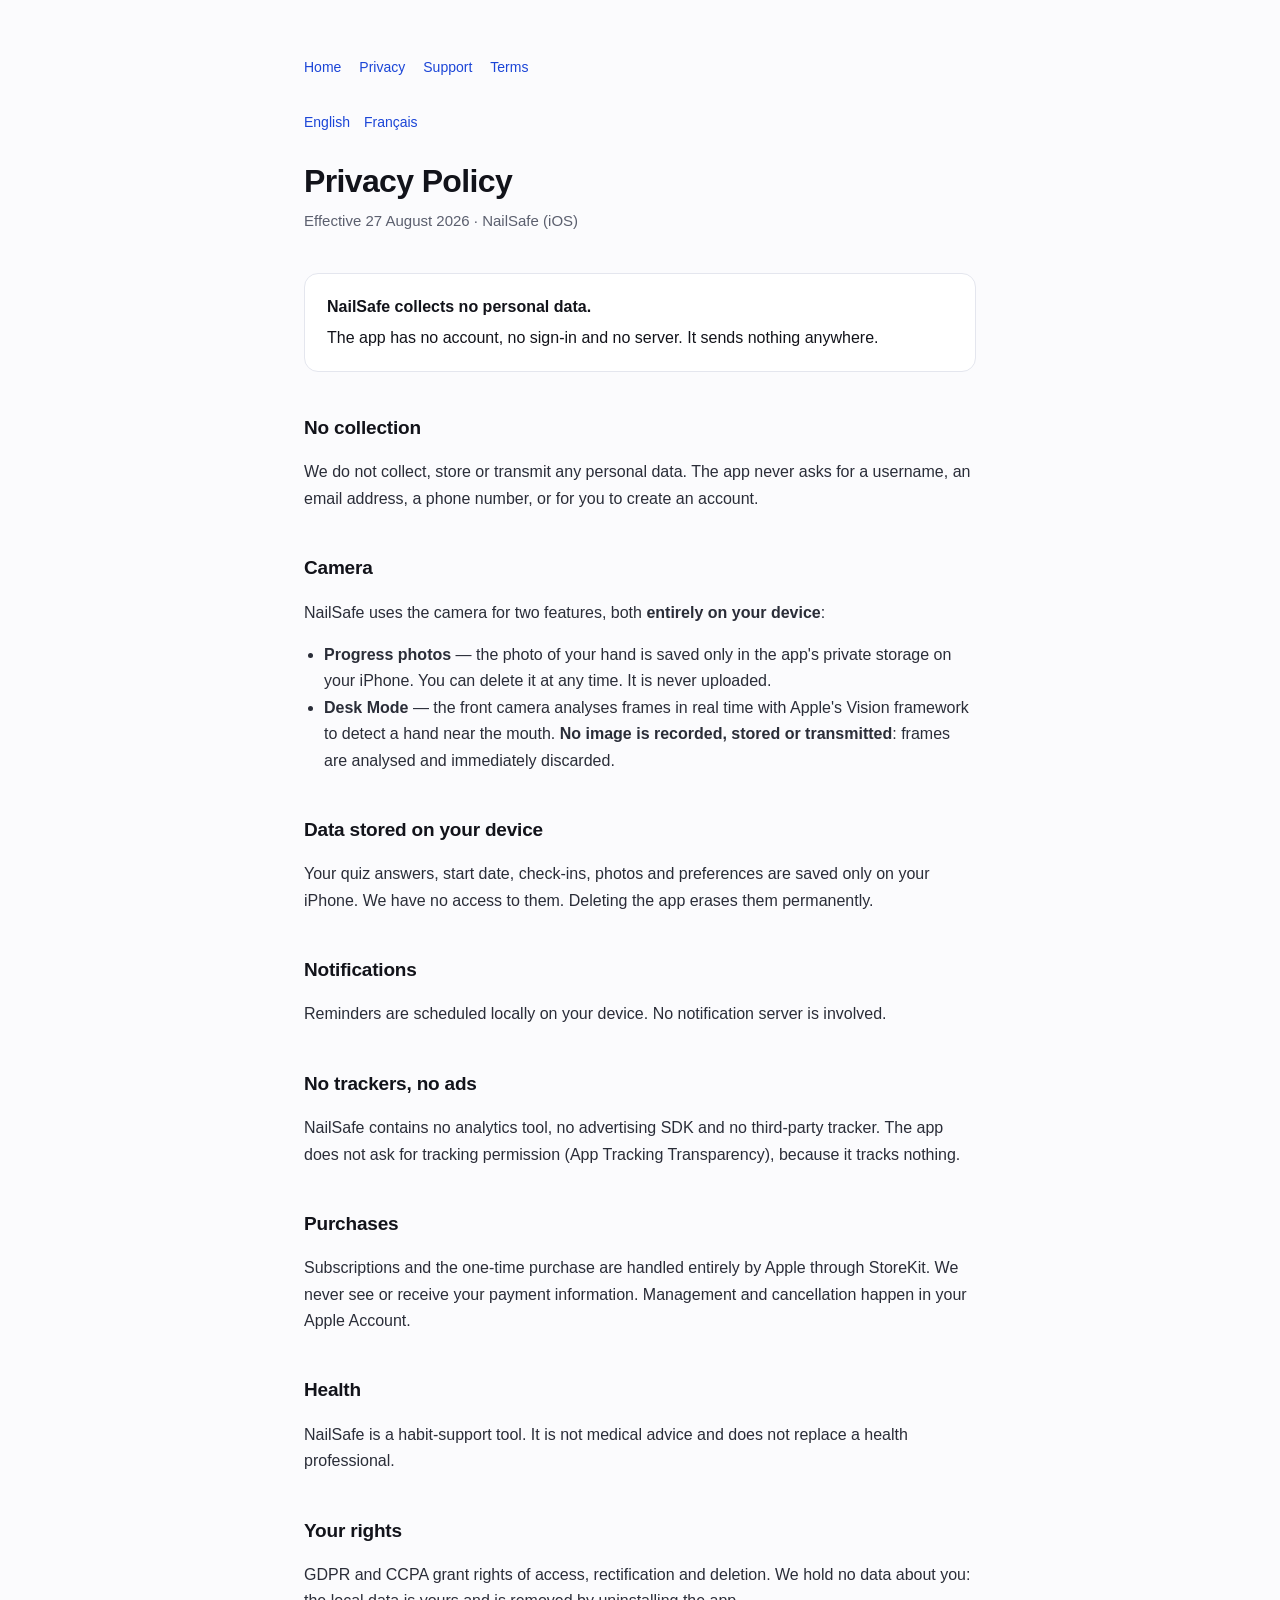
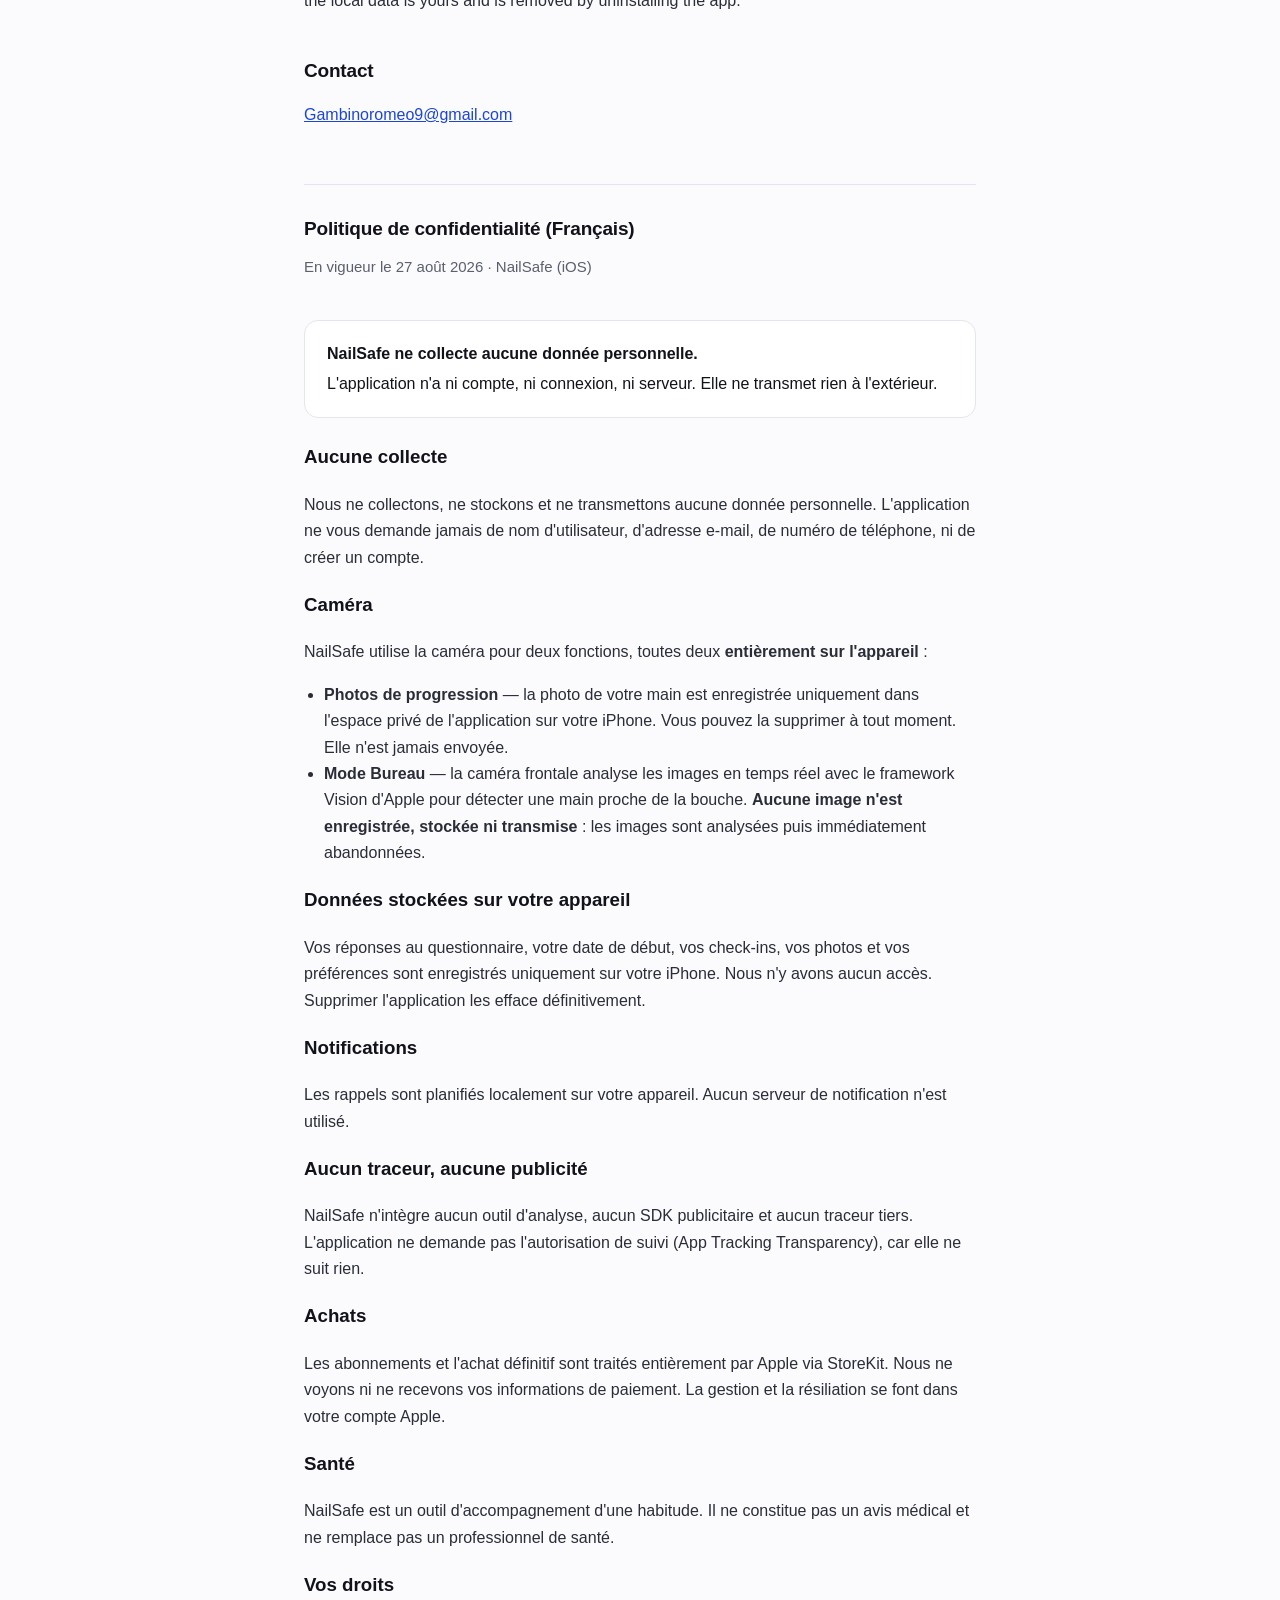
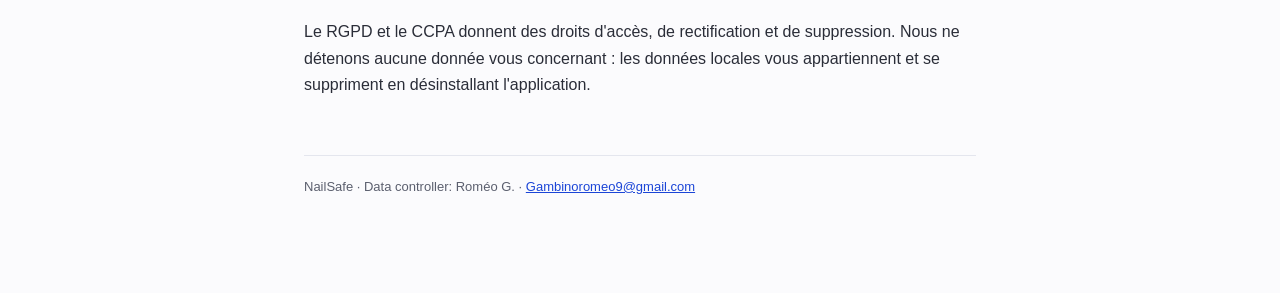
<file: privacy.html>
<!doctype html><html lang="en"><head><meta charset="utf-8">
<meta name="viewport" content="width=device-width,initial-scale=1">
<title>Privacy Policy — NailSafe</title><link rel="stylesheet" href="style.css">
<style>.langbar{margin:0 0 28px;font-size:14px}.langbar a{margin-right:14px;text-decoration:none}
h2.sect{margin-top:56px;padding-top:28px;border-top:1px solid var(--line)}</style>  <link rel="canonical" href="https://romeoapps.app/en/nailsafe/privacy/">
</head><body>
<div class="wrap">
<nav><a href="index.html">Home</a><a href="privacy.html">Privacy</a><a href="support.html">Support</a><a href="terms.html">Terms</a></nav>
<div class="langbar"><a href="#en">English</a><a href="#fr">Français</a></div>
<h1 id="en">Privacy Policy</h1>
<p class="sub">Effective 27 August 2026 · NailSafe (iOS)</p>
<div class="card"><strong>NailSafe collects no personal data.</strong> The app has no account, no sign-in and no server. It sends nothing anywhere.</div>
<h2>No collection</h2>
<p>We do not collect, store or transmit any personal data. The app never asks for a username, an email address, a phone number, or for you to create an account.</p>
<h2>Camera</h2>
<p>NailSafe uses the camera for two features, both <strong>entirely on your device</strong>:</p>
<ul><li><strong>Progress photos</strong> — the photo of your hand is saved only in the app's private storage on your iPhone. You can delete it at any time. It is never uploaded.</li>
<li><strong>Desk Mode</strong> — the front camera analyses frames in real time with Apple's Vision framework to detect a hand near the mouth. <strong>No image is recorded, stored or transmitted</strong>: frames are analysed and immediately discarded.</li></ul>
<h2>Data stored on your device</h2>
<p>Your quiz answers, start date, check-ins, photos and preferences are saved only on your iPhone. We have no access to them. Deleting the app erases them permanently.</p>
<h2>Notifications</h2>
<p>Reminders are scheduled locally on your device. No notification server is involved.</p>
<h2>No trackers, no ads</h2>
<p>NailSafe contains no analytics tool, no advertising SDK and no third-party tracker. The app does not ask for tracking permission (App Tracking Transparency), because it tracks nothing.</p>
<h2>Purchases</h2>
<p>Subscriptions and the one-time purchase are handled entirely by Apple through StoreKit. We never see or receive your payment information. Management and cancellation happen in your Apple Account.</p>
<h2>Health</h2>
<p>NailSafe is a habit-support tool. It is not medical advice and does not replace a health professional.</p>
<h2>Your rights</h2>
<p>GDPR and CCPA grant rights of access, rectification and deletion. We hold no data about you: the local data is yours and is removed by uninstalling the app.</p>
<h2>Contact</h2>
<p><a href="mailto:Gambinoromeo9@gmail.com">Gambinoromeo9@gmail.com</a></p>

<h2 class="sect" id="fr">Politique de confidentialité (Français)</h2>
<p class="sub">En vigueur le 27 août 2026 · NailSafe (iOS)</p>
<div class="card"><strong>NailSafe ne collecte aucune donnée personnelle.</strong> L'application n'a ni compte, ni connexion, ni serveur. Elle ne transmet rien à l'extérieur.</div>
<h3>Aucune collecte</h3>
<p>Nous ne collectons, ne stockons et ne transmettons aucune donnée personnelle. L'application ne vous demande jamais de nom d'utilisateur, d'adresse e-mail, de numéro de téléphone, ni de créer un compte.</p>
<h3>Caméra</h3>
<p>NailSafe utilise la caméra pour deux fonctions, toutes deux <strong>entièrement sur l'appareil</strong> :</p>
<ul><li><strong>Photos de progression</strong> — la photo de votre main est enregistrée uniquement dans l'espace privé de l'application sur votre iPhone. Vous pouvez la supprimer à tout moment. Elle n'est jamais envoyée.</li>
<li><strong>Mode Bureau</strong> — la caméra frontale analyse les images en temps réel avec le framework Vision d'Apple pour détecter une main proche de la bouche. <strong>Aucune image n'est enregistrée, stockée ni transmise</strong> : les images sont analysées puis immédiatement abandonnées.</li></ul>
<h3>Données stockées sur votre appareil</h3>
<p>Vos réponses au questionnaire, votre date de début, vos check-ins, vos photos et vos préférences sont enregistrés uniquement sur votre iPhone. Nous n'y avons aucun accès. Supprimer l'application les efface définitivement.</p>
<h3>Notifications</h3>
<p>Les rappels sont planifiés localement sur votre appareil. Aucun serveur de notification n'est utilisé.</p>
<h3>Aucun traceur, aucune publicité</h3>
<p>NailSafe n'intègre aucun outil d'analyse, aucun SDK publicitaire et aucun traceur tiers. L'application ne demande pas l'autorisation de suivi (App Tracking Transparency), car elle ne suit rien.</p>
<h3>Achats</h3>
<p>Les abonnements et l'achat définitif sont traités entièrement par Apple via StoreKit. Nous ne voyons ni ne recevons vos informations de paiement. La gestion et la résiliation se font dans votre compte Apple.</p>
<h3>Santé</h3>
<p>NailSafe est un outil d'accompagnement d'une habitude. Il ne constitue pas un avis médical et ne remplace pas un professionnel de santé.</p>
<h3>Vos droits</h3>
<p>Le RGPD et le CCPA donnent des droits d'accès, de rectification et de suppression. Nous ne détenons aucune donnée vous concernant : les données locales vous appartiennent et se suppriment en désinstallant l'application.</p>
<footer>NailSafe · Data controller: Roméo G. · <a href="mailto:Gambinoromeo9@gmail.com">Gambinoromeo9@gmail.com</a></footer>
</div></body></html>
</file>
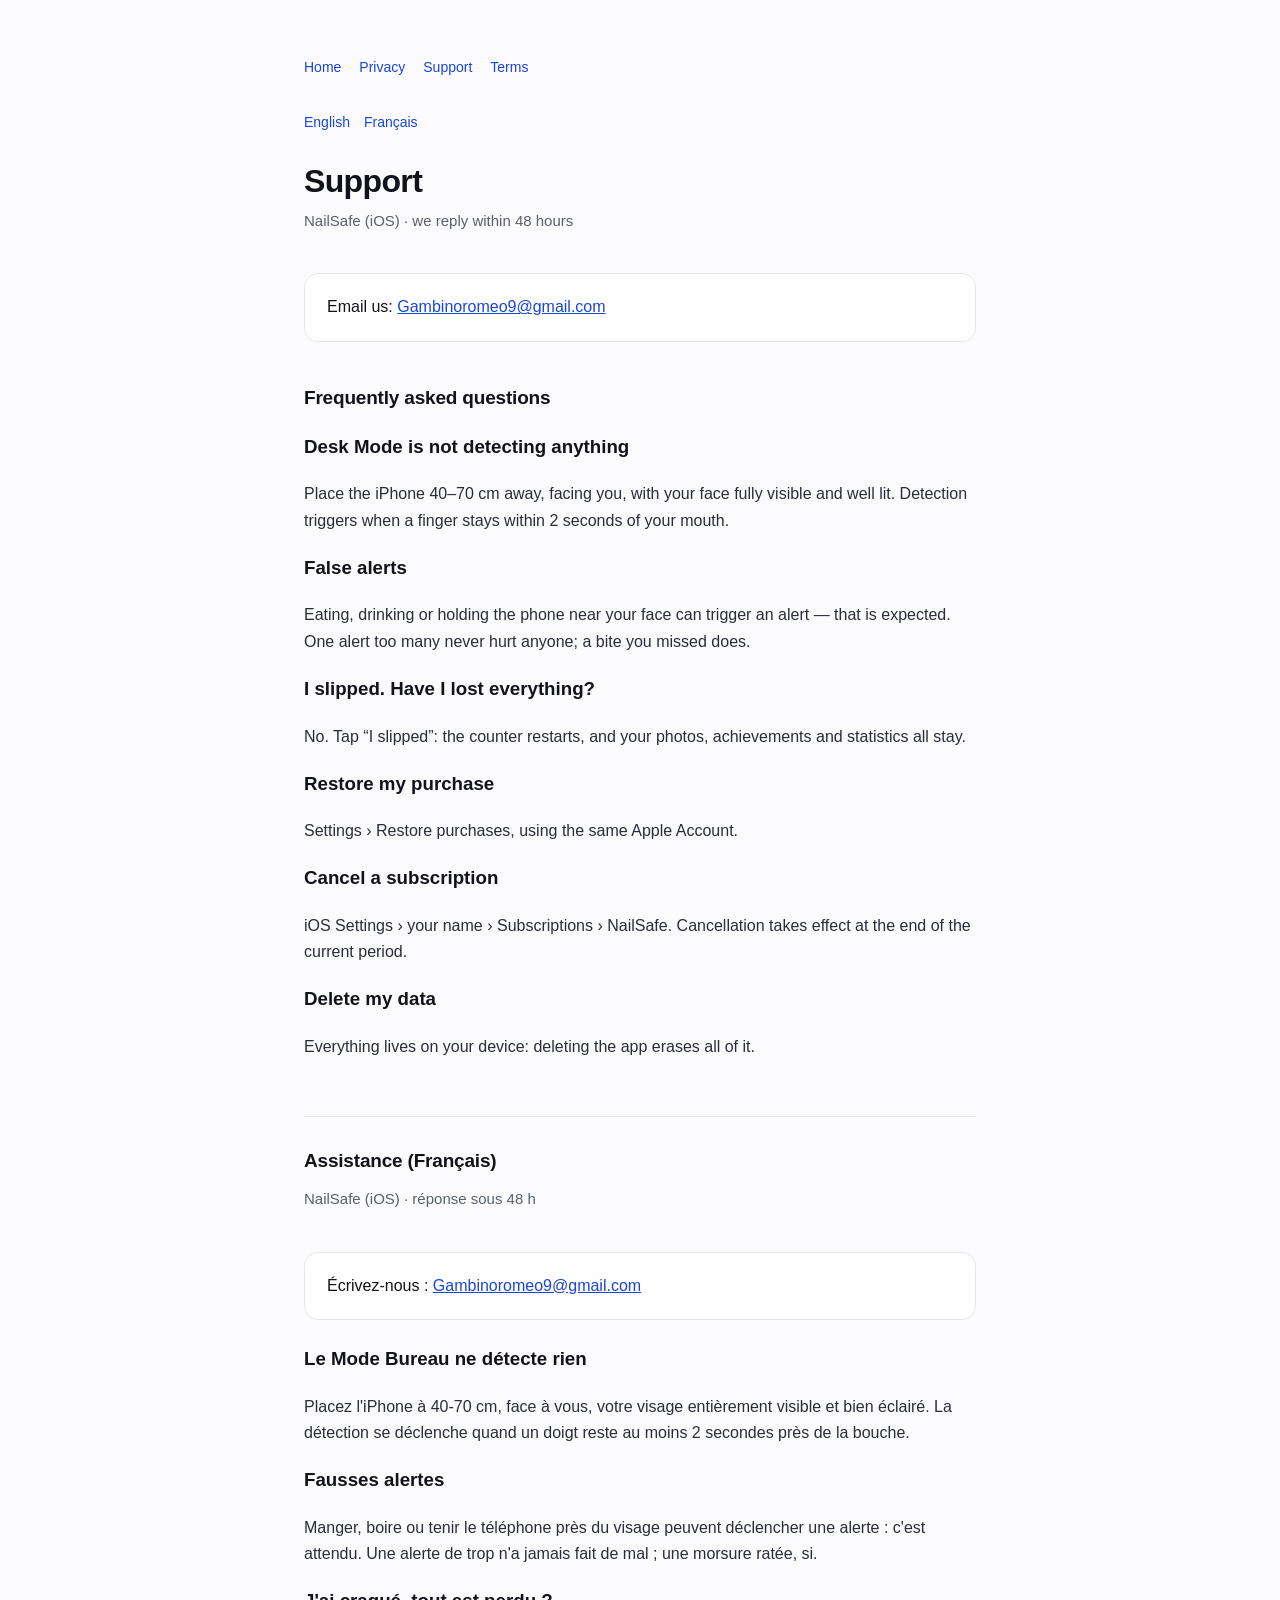
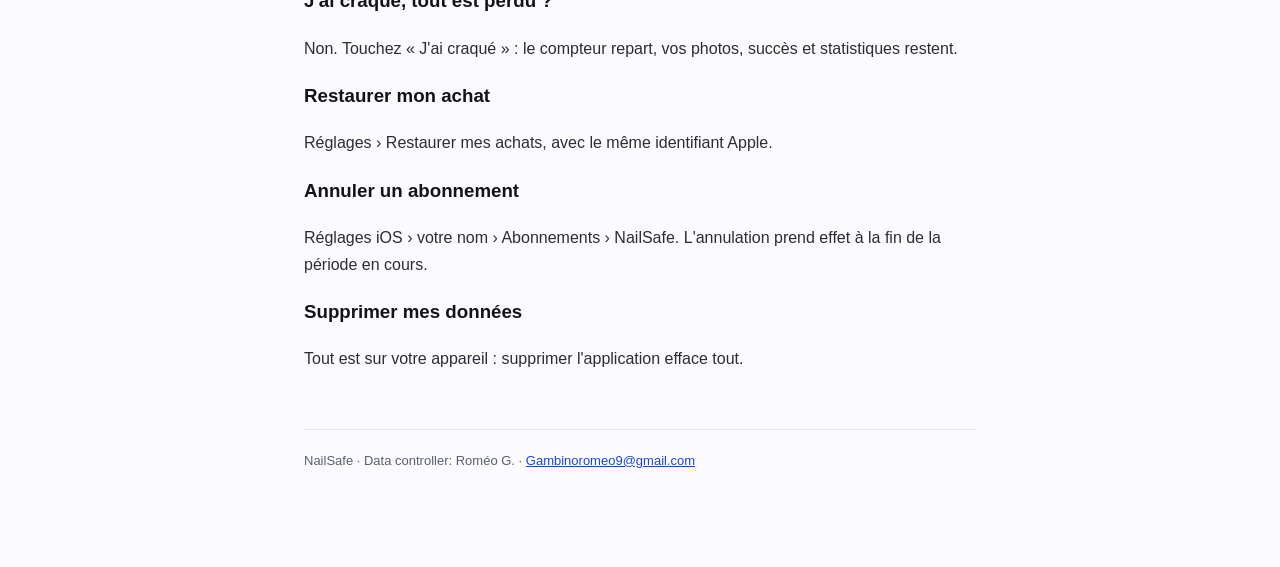
<file: support.html>
<!doctype html><html lang="en"><head><meta charset="utf-8">
<meta name="viewport" content="width=device-width,initial-scale=1">
<title>Support — NailSafe</title><link rel="stylesheet" href="style.css">
<style>.langbar{margin:0 0 28px;font-size:14px}.langbar a{margin-right:14px;text-decoration:none}
h2.sect{margin-top:56px;padding-top:28px;border-top:1px solid var(--line)}</style>  <link rel="canonical" href="https://romeoapps.app/en/nailsafe/support/">
</head><body>
<div class="wrap">
<nav><a href="index.html">Home</a><a href="privacy.html">Privacy</a><a href="support.html">Support</a><a href="terms.html">Terms</a></nav>
<div class="langbar"><a href="#en">English</a><a href="#fr">Français</a></div>
<h1 id="en">Support</h1>
<p class="sub">NailSafe (iOS) · we reply within 48 hours</p>
<div class="card">Email us: <a href="mailto:Gambinoromeo9@gmail.com">Gambinoromeo9@gmail.com</a></div>
<h2>Frequently asked questions</h2>
<h3>Desk Mode is not detecting anything</h3><p>Place the iPhone 40–70 cm away, facing you, with your face fully visible and well lit. Detection triggers when a finger stays within 2 seconds of your mouth.</p>
<h3>False alerts</h3><p>Eating, drinking or holding the phone near your face can trigger an alert — that is expected. One alert too many never hurt anyone; a bite you missed does.</p>
<h3>I slipped. Have I lost everything?</h3><p>No. Tap “I slipped”: the counter restarts, and your photos, achievements and statistics all stay.</p>
<h3>Restore my purchase</h3><p>Settings › Restore purchases, using the same Apple Account.</p>
<h3>Cancel a subscription</h3><p>iOS Settings › your name › Subscriptions › NailSafe. Cancellation takes effect at the end of the current period.</p>
<h3>Delete my data</h3><p>Everything lives on your device: deleting the app erases all of it.</p>

<h2 class="sect" id="fr">Assistance (Français)</h2>
<p class="sub">NailSafe (iOS) · réponse sous 48 h</p>
<div class="card">Écrivez-nous : <a href="mailto:Gambinoromeo9@gmail.com">Gambinoromeo9@gmail.com</a></div>
<h3>Le Mode Bureau ne détecte rien</h3><p>Placez l'iPhone à 40-70 cm, face à vous, votre visage entièrement visible et bien éclairé. La détection se déclenche quand un doigt reste au moins 2 secondes près de la bouche.</p>
<h3>Fausses alertes</h3><p>Manger, boire ou tenir le téléphone près du visage peuvent déclencher une alerte : c'est attendu. Une alerte de trop n'a jamais fait de mal ; une morsure ratée, si.</p>
<h3>J'ai craqué, tout est perdu ?</h3><p>Non. Touchez « J'ai craqué » : le compteur repart, vos photos, succès et statistiques restent.</p>
<h3>Restaurer mon achat</h3><p>Réglages › Restaurer mes achats, avec le même identifiant Apple.</p>
<h3>Annuler un abonnement</h3><p>Réglages iOS › votre nom › Abonnements › NailSafe. L'annulation prend effet à la fin de la période en cours.</p>
<h3>Supprimer mes données</h3><p>Tout est sur votre appareil : supprimer l'application efface tout.</p>
<footer>NailSafe · Data controller: Roméo G. · <a href="mailto:Gambinoromeo9@gmail.com">Gambinoromeo9@gmail.com</a></footer>
</div></body></html>
</file>
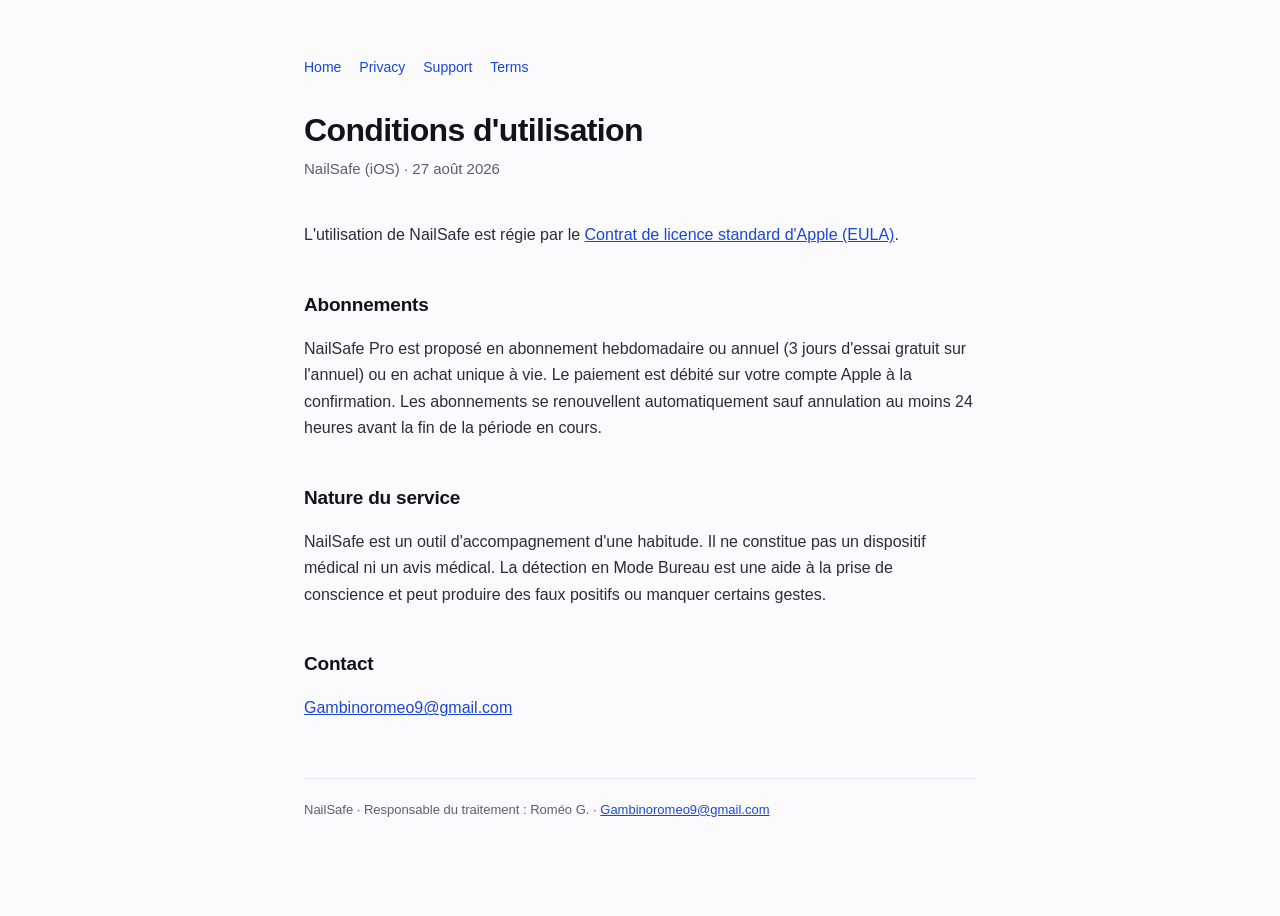
<file: terms.html>
<!doctype html><html lang="en"><head><meta charset="utf-8">
<meta name="viewport" content="width=device-width,initial-scale=1">
<title>Conditions d'utilisation — NailSafe</title><link rel="stylesheet" href="style.css">  <link rel="canonical" href="https://romeoapps.app/fr/nailsafe/terms/">
</head><body>
<div class="wrap">
<nav><a href="index.html">Home</a><a href="privacy.html">Privacy</a><a href="support.html">Support</a><a href="terms.html">Terms</a></nav>
<h1>Conditions d'utilisation</h1>
<p class="sub">NailSafe (iOS) · 27 août 2026</p>
<p>L'utilisation de NailSafe est régie par le <a href="https://www.apple.com/legal/internet-services/itunes/dev/stdeula/">Contrat de licence standard d'Apple (EULA)</a>.</p>
<h2>Abonnements</h2><p>NailSafe Pro est proposé en abonnement hebdomadaire ou annuel (3 jours d'essai gratuit sur l'annuel) ou en achat unique à vie. Le paiement est débité sur votre compte Apple à la confirmation. Les abonnements se renouvellent automatiquement sauf annulation au moins 24 heures avant la fin de la période en cours.</p>
<h2>Nature du service</h2><p>NailSafe est un outil d'accompagnement d'une habitude. Il ne constitue pas un dispositif médical ni un avis médical. La détection en Mode Bureau est une aide à la prise de conscience et peut produire des faux positifs ou manquer certains gestes.</p>
<h2>Contact</h2><p><a href="mailto:Gambinoromeo9@gmail.com">Gambinoromeo9@gmail.com</a></p>
<footer>NailSafe · Responsable du traitement : Roméo G. · <a href="mailto:Gambinoromeo9@gmail.com">Gambinoromeo9@gmail.com</a></footer>
</div></body></html>
</file>
<file: style.css>
:root{--ink:#12131a;--muted:#5b5f6e;--line:#e4e6ee;--accent:#1B45D7;--bg:#fbfbfd}
*{box-sizing:border-box}
body{margin:0;background:var(--bg);color:var(--ink);
  font:16px/1.65 -apple-system,BlinkMacSystemFont,"Segoe UI",Inter,sans-serif}
.wrap{max-width:720px;margin:0 auto;padding:56px 24px 96px}
h1{font-size:32px;line-height:1.2;letter-spacing:-.02em;margin:0 0 8px}
h2{font-size:19px;letter-spacing:-.01em;margin:40px 0 10px}
.sub{color:var(--muted);margin:0 0 40px;font-size:15px}
p,li{color:#2a2d38}
ul{padding-left:20px}
a{color:var(--accent)}
.card{background:#fff;border:1px solid var(--line);border-radius:14px;padding:20px 22px;margin:24px 0}
.card strong{display:block;margin-bottom:4px}
footer{margin-top:56px;padding-top:20px;border-top:1px solid var(--line);
  color:var(--muted);font-size:13px}
nav{margin-bottom:32px;font-size:14px}
nav a{margin-right:18px;text-decoration:none}
nav a:hover{text-decoration:underline}
@media(prefers-color-scheme:dark){
  :root{--ink:#f2f3f7;--muted:#9aa0b4;--line:#2a2d3a;--bg:#0e0f14;--accent:#7f9bff}
  body{background:var(--bg);color:var(--ink)}
  p,li{color:#d3d6e0}
  .card{background:#161822}
}
/* landing */
.hero{display:grid;grid-template-columns:1.1fr 1fr;gap:32px;align-items:center;margin:28px 0}
.hero h1{font-size:clamp(30px,5vw,46px);line-height:1.08;margin:0 0 12px}
.hero .lead{font-size:18px;color:#5a5f6d;margin:0 0 18px}
.badge{display:inline-flex;align-items:center;gap:10px;background:#1B45D7;color:#fff;padding:12px 18px;border-radius:14px;font-weight:700;text-decoration:none}
.badge:hover{background:#163bb8}
.ba{display:grid;grid-template-columns:1fr 1fr;gap:10px}
.ba figure{margin:0;position:relative}
.ba img{width:100%;border-radius:16px;display:block;aspect-ratio:1080/1567;object-fit:cover;object-position:top}
.ba figcaption{position:absolute;top:10px;left:10px;background:#fff;border-radius:999px;padding:4px 10px;font-size:12px;font-weight:800;letter-spacing:.06em}
.grid{display:grid;grid-template-columns:repeat(auto-fit,minmax(220px,1fr));gap:14px}
.feat{background:#fff;border:1px solid #e8e6df;border-radius:16px;padding:16px}
.feat h3{margin:0 0 6px;font-size:16px}
.feat p{margin:0;color:#5a5f6d;font-size:14px}
.faq details{background:#fff;border:1px solid #e8e6df;border-radius:12px;padding:12px 16px;margin:8px 0}
.faq summary{font-weight:700;cursor:pointer}
.lang{float:right;font-size:14px}
.icon{width:72px;height:72px;border-radius:18px;vertical-align:middle;margin-right:12px}
@media(max-width:720px){.hero{grid-template-columns:1fr}}
</file>
